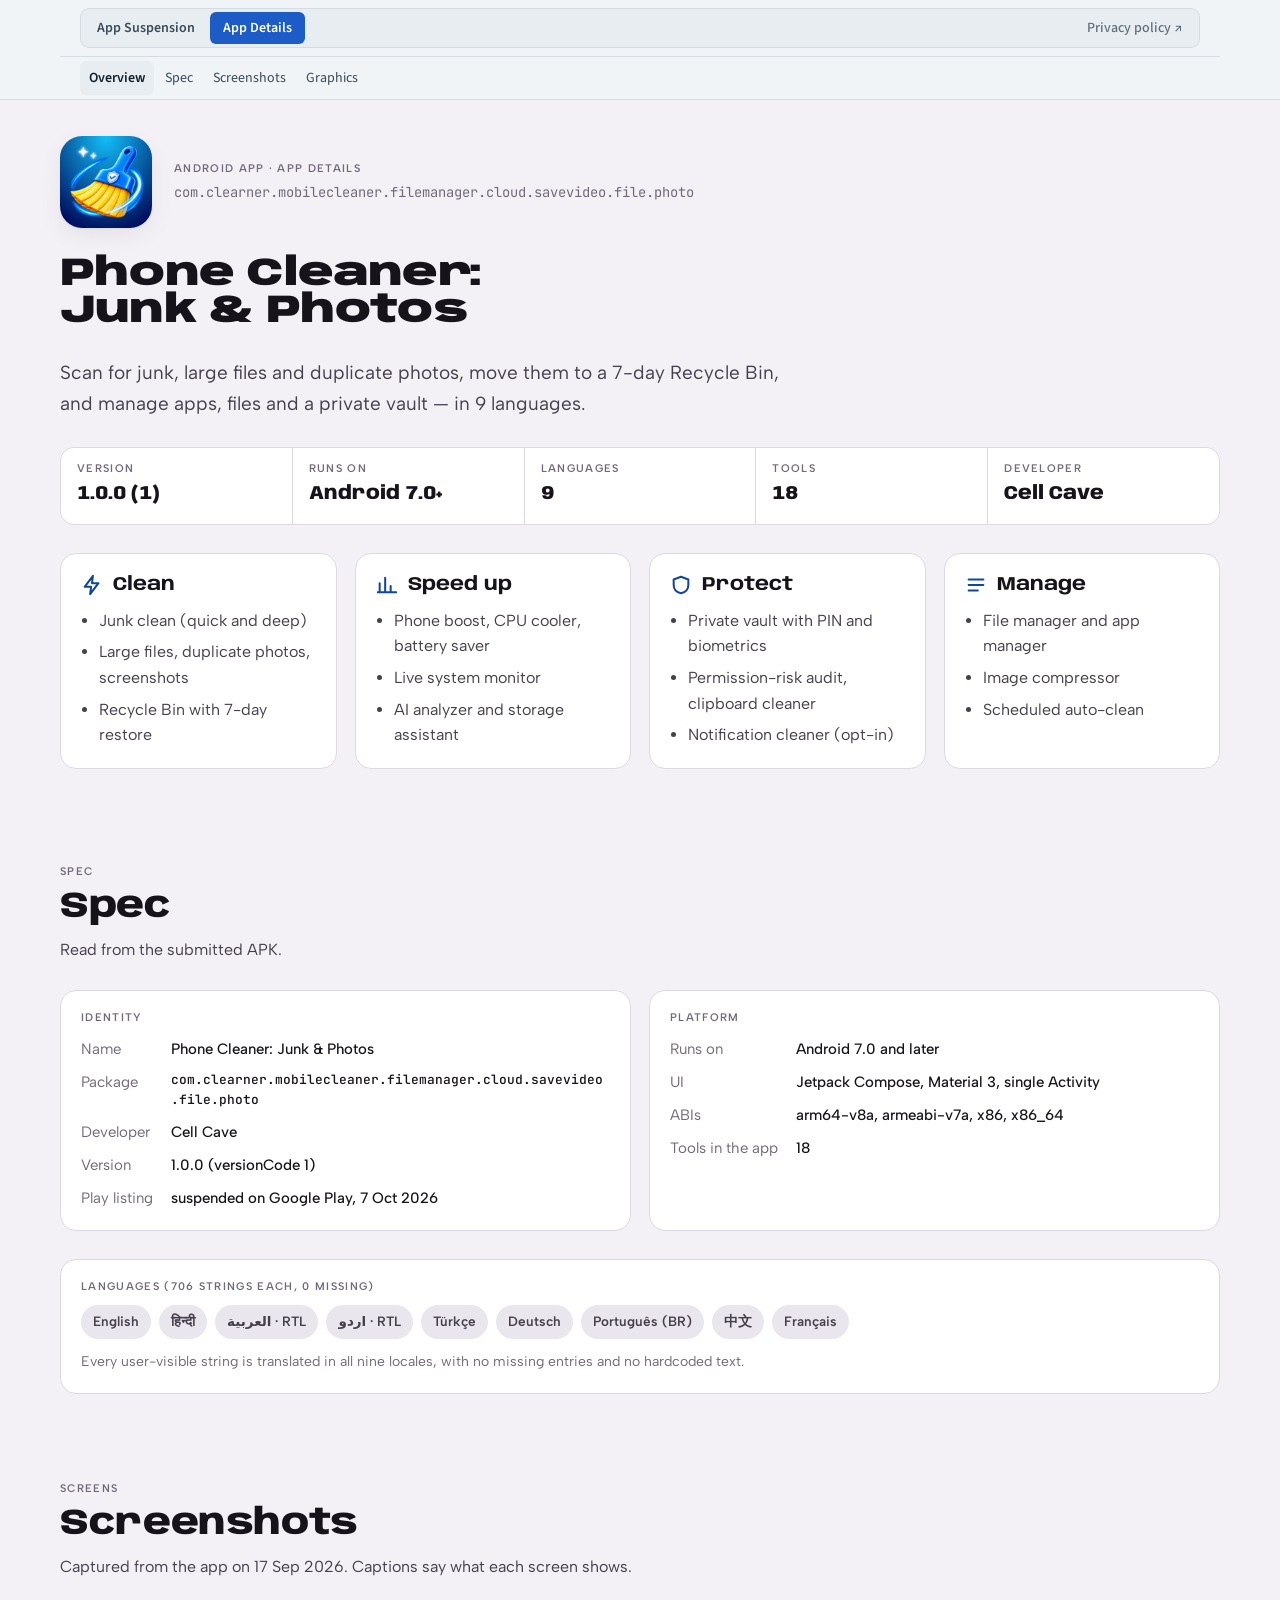
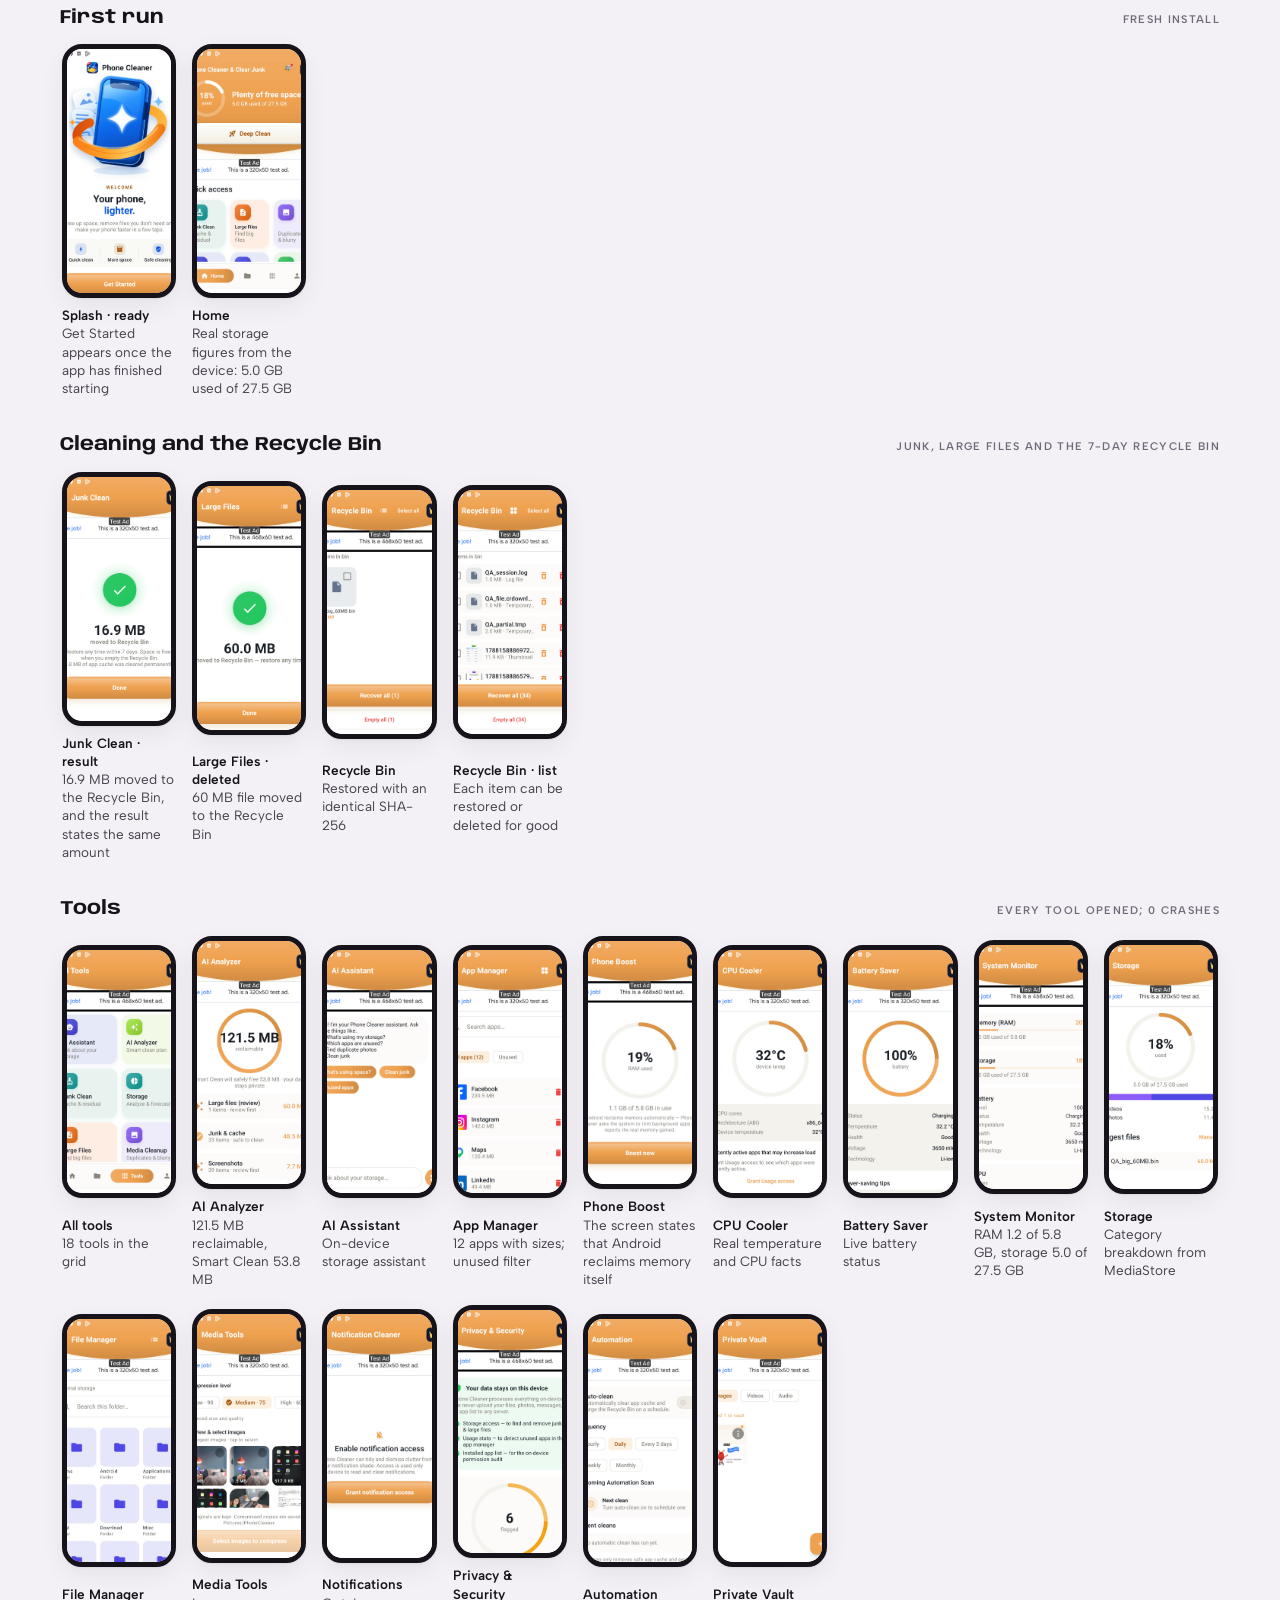
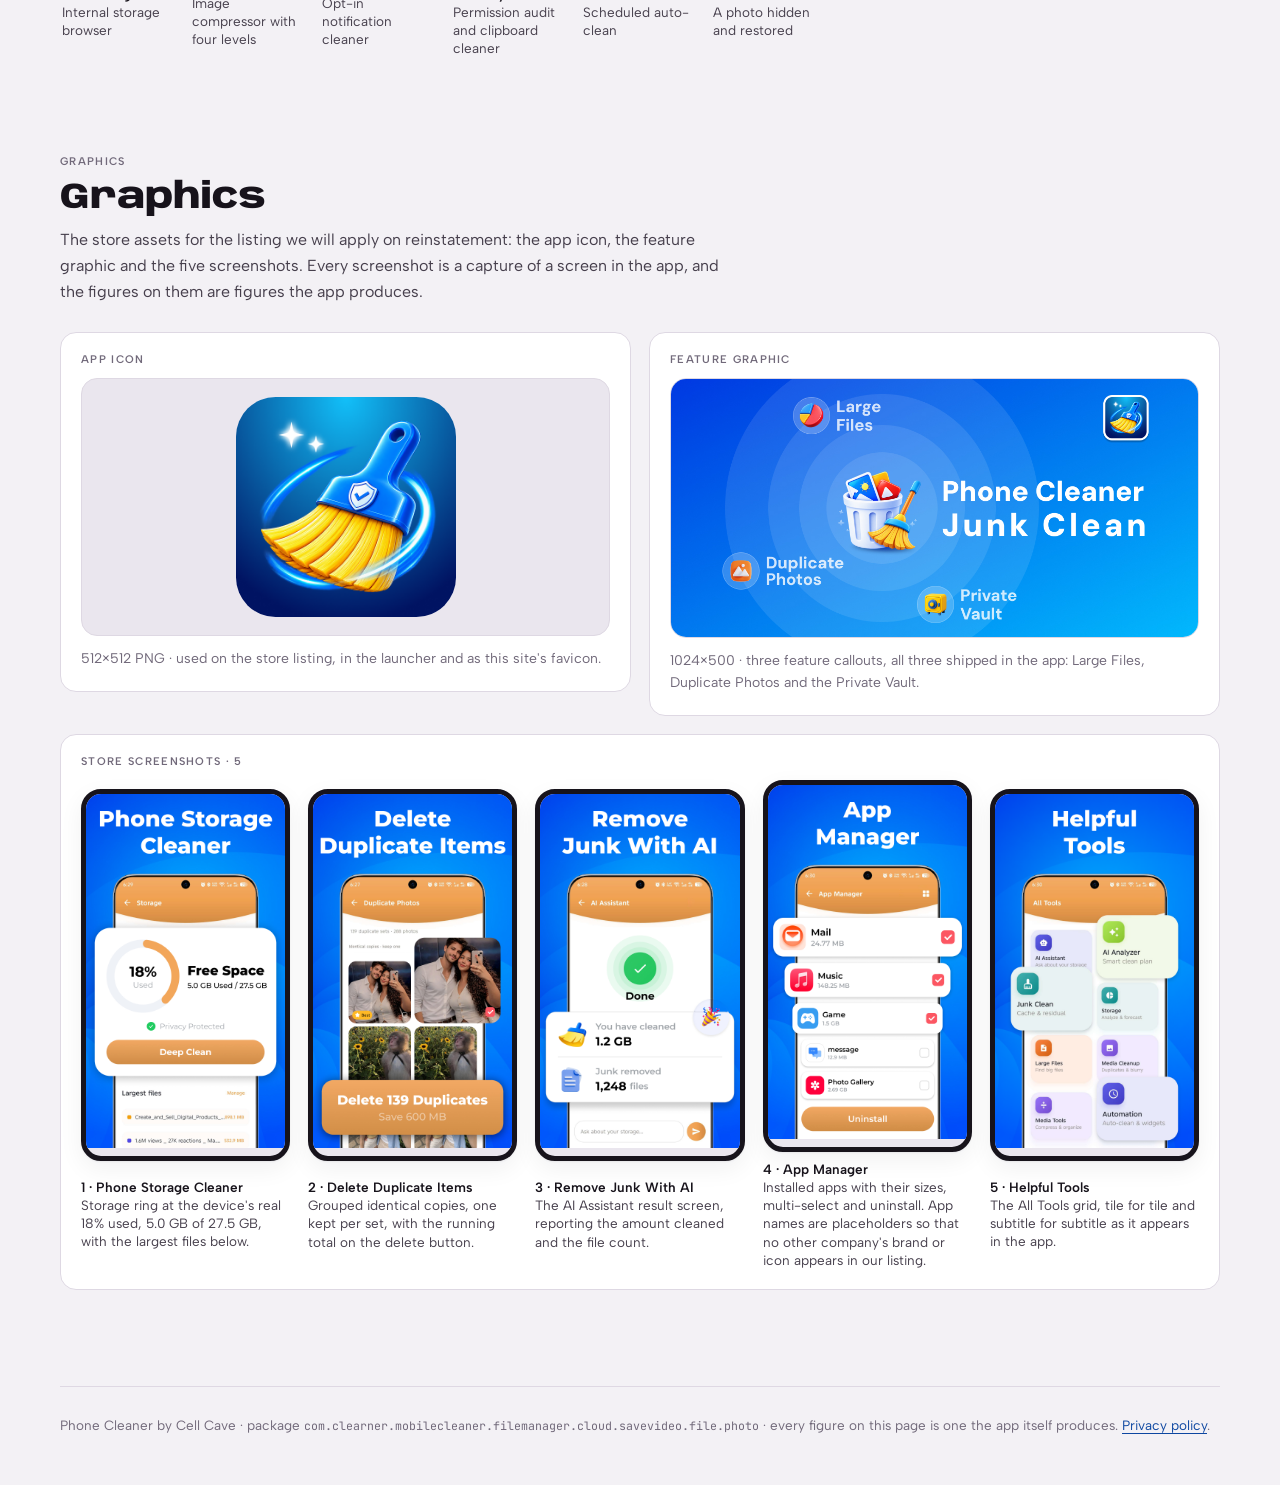
<file: tabs/02-app-details/index.html>
<!doctype html>
<html lang="en">
<head>
<meta charset="utf-8">
<meta name="viewport" content="width=device-width,initial-scale=1">
<meta name="robots" content="noindex">
<title>Phone Cleaner: Cell Cave</title>
<link rel="icon" type="image/png" href="../../assets/favicon.png">
<meta name="description" content="App details for Phone Cleaner by Cell Cave, package com.clearner.mobilecleaner.filemanager.cloud.savevideo.file.photo: specification, versions and APK, in-app screenshots, store graphics and QA history.">
<link rel="preconnect" href="https://fonts.googleapis.com">
<link rel="preconnect" href="https://fonts.gstatic.com" crossorigin>
<link rel="stylesheet" href="https://fonts.googleapis.com/css2?family=Source+Sans+3:wght@400;500;600&family=IBM+Plex+Mono:wght@400;500&display=swap">
<link rel="stylesheet" href="https://fonts.googleapis.com/css2?family=Anybody:wdth,wght@75..150,500..900&family=Albert+Sans:wght@400;500;600;700&family=JetBrains+Mono:wght@400;500&display=swap">
<link rel="stylesheet" href="../../assets/bar.css">
<style>
:root{
  --ground:#F3F1F5; --surface:#FFFFFF; --sunk:#EAE6EE; --ink:#17131B; --ink-2:#463F4C; --muted:#71697A; --line:#DED8E3;
  --flame-1:#2A6BE0; --flame-2:#0B2F8A; --accent:#0D47A1; --accent-soft:#E3ECFB;
  --cyan:#12B8BF; --pink:#E8367F;
  --pass:#177A43; --pass-bg:#DFF2E7; --warn:#935E00; --warn-bg:#F9EDD2; --fail:#B8232F; --fail-bg:#FADFE2;
  --shadow:0 1px 2px rgba(23,19,27,.06),0 8px 24px rgba(23,19,27,.06);
  --display:"Anybody","Arial Narrow",system-ui,sans-serif;
  --body:"Albert Sans",system-ui,-apple-system,"Segoe UI",sans-serif;
  --mono:"JetBrains Mono",ui-monospace,"Cascadia Mono",Consolas,monospace;
}
@media (prefers-color-scheme:dark){
  :root:not([data-theme="light"]){
    --ground:#0F0D12; --surface:#18151C; --sunk:#221E27; --ink:#F2EEF5; --ink-2:#D0C8D6; --muted:#9E95A5; --line:#2F2A36;
    --accent:#8DB3F7; --accent-soft:#0F1E3D; --cyan:#4CFEFC; --pink:#FF629F;
    --pass:#58CF8E; --pass-bg:#15301F; --warn:#E6B04A; --warn-bg:#33270F; --fail:#FF7480; --fail-bg:#3A171B;
    --shadow:0 1px 2px rgba(0,0,0,.4),0 8px 28px rgba(0,0,0,.35);
  }
}
:root[data-theme="dark"]{
  --ground:#0F0D12; --surface:#18151C; --sunk:#221E27; --ink:#F2EEF5; --ink-2:#D0C8D6; --muted:#9E95A5; --line:#2F2A36;
  --accent:#8DB3F7; --accent-soft:#0F1E3D; --cyan:#4CFEFC; --pink:#FF629F;
  --pass:#58CF8E; --pass-bg:#15301F; --warn:#E6B04A; --warn-bg:#33270F; --fail:#FF7480; --fail-bg:#3A171B;
  --shadow:0 1px 2px rgba(0,0,0,.4),0 8px 28px rgba(0,0,0,.35);
}
*{box-sizing:border-box}
html{scroll-behavior:smooth;scroll-padding-top:24px}
@media (prefers-reduced-motion:reduce){html{scroll-behavior:auto}*{transition:none!important;animation:none!important}}
body{margin:0;background:var(--ground);color:var(--ink);font:400 16px/1.6 var(--body);padding-inline:20px;-webkit-font-smoothing:antialiased}
a{color:var(--accent);text-underline-offset:3px}
a:focus-visible,button:focus-visible{outline:2px solid var(--accent);outline-offset:3px;border-radius:4px}
h1,h2,h3{font-family:var(--display);text-wrap:balance;margin:0;line-height:1.08}
h2{font-size:clamp(26px,3.4vw,36px);font-weight:800;font-stretch:112%;letter-spacing:-.01em}
h3{font-size:19px;font-weight:700;font-stretch:110%}
p{margin:0}
.mono{font-family:var(--mono);font-size:.86em}
.tnum{font-variant-numeric:tabular-nums}
.label{font:600 11px/1.2 var(--body);letter-spacing:.12em;text-transform:uppercase;color:var(--muted)}

/* shell: timeline scrubber + content */
.shell{max-width:1180px;margin:0 auto;display:grid;grid-template-columns:200px minmax(0,1fr);gap:48px;padding-block:40px 96px}
.scrub{position:sticky;top:24px;align-self:start;padding-top:8px}
.scrub .label{margin-bottom:14px}
.track-wrap{position:relative}
.track{position:relative;list-style:none;margin:0;padding:0 0 0 22px}
.track-wrap::before{content:"";position:absolute;left:5px;top:6px;bottom:6px;width:3px;border-radius:3px;background:var(--sunk)}
.fill{position:absolute;z-index:1;left:5px;top:6px;width:3px;border-radius:3px;height:0;background:linear-gradient(var(--flame-1),var(--flame-2));transition:height .25s ease}
.track li{position:relative}
.track a{display:block;padding:7px 0;color:var(--muted);text-decoration:none;font-weight:500;font-size:14.5px}
.track a::before{content:"";position:absolute;left:-21px;top:13px;width:9px;height:9px;border-radius:2px;background:var(--surface);border:2px solid var(--line);transform:rotate(45deg)}
.track a:hover{color:var(--ink)}
.track a[aria-current="true"]{color:var(--ink);font-weight:700}
.track a[aria-current="true"]::before{background:var(--flame-1);border-color:var(--flame-1)}
.scrub .meta{margin-top:22px;padding-top:16px;border-top:1px solid var(--line);font-size:13px;color:var(--muted);display:grid;gap:4px}

main{display:grid;gap:88px;min-width:0}
section{display:grid;gap:28px;min-width:0}
.sec-head{display:grid;gap:10px;max-width:68ch}
.sec-head p{color:var(--ink-2)}

/* hero */
.hero{display:grid;gap:28px;padding-bottom:8px}
.hero-top{display:flex;gap:22px;align-items:center;flex-wrap:wrap}
.hero-top img{width:92px;height:92px;border-radius:22px;box-shadow:var(--shadow)}
.hero h1{font-size:clamp(20px,3.5vw,39px);font-weight:900;font-stretch:128%;letter-spacing:-.02em;line-height:.95}
.glitch{position:relative;display:inline-block}
.glitch::before,.glitch::after{content:attr(data-text);position:absolute;inset:0;pointer-events:none;mix-blend-mode:multiply}
.glitch::before{color:var(--cyan);transform:translate(-3px,0);clip-path:inset(12% 0 52% 0)}
.glitch::after{color:var(--pink);transform:translate(3px,0);clip-path:inset(58% 0 8% 0)}
:root[data-theme="dark"] .glitch::before,:root[data-theme="dark"] .glitch::after{mix-blend-mode:screen}
@media (prefers-color-scheme:dark){:root:not([data-theme="light"]) .glitch::before,:root:not([data-theme="light"]) .glitch::after{mix-blend-mode:screen}}
.hero .tag{font-size:19px;color:var(--ink-2);max-width:60ch}
.pkg{color:var(--muted)}
.dl{background:var(--surface);border:1px solid var(--line);border-radius:18px;padding:18px 20px;display:grid;gap:12px;box-shadow:var(--shadow)}
.dl-row{display:flex;justify-content:space-between;gap:12px;flex-wrap:wrap;align-items:baseline}
.dl-row strong{font-family:var(--display);font-stretch:112%;font-size:22px}
.bar{height:12px;border-radius:99px;background:var(--sunk);overflow:hidden;position:relative}
.bar span{position:absolute;inset:0 auto 0 0;border-radius:99px;background:linear-gradient(90deg,var(--flame-1),var(--flame-2))}
.bar i{position:absolute;top:-4px;bottom:-4px;width:2px;background:var(--ink);opacity:.55}
.facts{display:grid;grid-template-columns:repeat(5,minmax(0,1fr));gap:1px;background:var(--line);border:1px solid var(--line);border-radius:14px;overflow:hidden}
.facts div{background:var(--surface);padding:14px 16px;display:grid;gap:4px}
.facts b{font-family:var(--display);font-stretch:104%;font-size:19px;font-weight:800;white-space:nowrap}

/* generic panels */
.grid-2{display:grid;grid-template-columns:repeat(2,minmax(0,1fr));gap:18px}
.grid-4{display:grid;grid-template-columns:repeat(4,minmax(0,1fr));gap:18px}
.panel{background:var(--surface);border:1px solid var(--line);border-radius:16px;padding:20px;display:grid;gap:12px;align-content:start}
.panel ul{margin:0;padding-left:18px;display:grid;gap:6px;color:var(--ink-2)}
.pillar h3{display:flex;align-items:center;gap:10px}
.pillar svg{width:22px;height:22px;flex:none}
.chips{display:flex;flex-wrap:wrap;gap:8px}
.chip{display:inline-flex;align-items:center;gap:6px;padding:5px 11px;border-radius:99px;font-size:13.5px;font-weight:600;background:var(--sunk);color:var(--ink-2);border:1px solid transparent}
.chip.pass{background:var(--pass-bg);color:var(--pass)}
.chip.warn{background:var(--warn-bg);color:var(--warn)}
.chip.fail{background:var(--fail-bg);color:var(--fail)}
.chip.mono{font-family:var(--mono);font-weight:500;font-size:12.5px}
.dot{width:7px;height:7px;border-radius:50%;background:currentColor}

dl.kv{margin:0;display:grid;grid-template-columns:auto 1fr;gap:9px 18px;font-size:15px}
dl.kv dt{color:var(--muted)}
dl.kv dd{margin:0;font-weight:500;min-width:0;overflow-wrap:anywhere}

.table-wrap{overflow-x:auto;border:1px solid var(--line);border-radius:16px;background:var(--surface)}
table{border-collapse:collapse;width:100%;font-size:14.5px;min-width:760px}
th,td{text-align:left;padding:12px 16px;border-bottom:1px solid var(--line);vertical-align:top}
th{font:600 11px/1.2 var(--body);letter-spacing:.1em;text-transform:uppercase;color:var(--muted);background:var(--sunk)}
tr:last-child td{border-bottom:0}
tr.ours td{background:var(--accent-soft)}
.inst{display:grid;grid-template-columns:62px 1fr;gap:10px;align-items:center;min-width:170px}
.inst .bar{height:8px}
td small{color:var(--muted);display:block}

.callout{border-left:3px solid var(--flame-1);background:var(--surface);border-radius:0 14px 14px 0;padding:16px 20px;color:var(--ink-2)}
.callout strong{color:var(--ink)}

/* versions */
.versions{list-style:none;margin:0;padding:0;display:grid;gap:0;position:relative}
.versions li{display:grid;grid-template-columns:108px 22px minmax(0,1fr);gap:14px;padding-bottom:22px;position:relative}
.versions li::after{content:"";position:absolute;left:129px;top:22px;bottom:0;width:2px;background:var(--line)}
.versions li:last-child::after{display:none}
.versions time{color:var(--muted);font-family:var(--mono);font-size:13px;padding-top:3px;text-align:right}
.versions .node{width:14px;height:14px;margin:5px 0 0 3px;border-radius:3px;transform:rotate(45deg);background:var(--surface);border:2px solid var(--muted)}
.versions li.now .node{background:var(--flame-1);border-color:var(--flame-1)}
.versions .v{font-family:var(--display);font-stretch:112%;font-weight:800;font-size:20px}
.versions .v span{font-family:var(--mono);font-weight:500;font-size:13px;color:var(--muted);margin-left:6px}
.versions p{color:var(--ink-2);font-size:15px}
.apk{display:grid;gap:14px}
.apk .file{font-family:var(--mono);font-size:14px;background:var(--sunk);padding:10px 12px;border-radius:10px;overflow-x:auto;white-space:nowrap}
.hash{font-family:var(--mono);font-size:12px;color:var(--muted);overflow-wrap:anywhere}

/* monetization */
.flags{display:flex;flex-wrap:wrap;gap:10px;align-items:center}
.flag{font-family:var(--mono);font-size:13px;padding:7px 12px;border-radius:10px;background:var(--surface);border:1px solid var(--line)}
.flag b{font-weight:500}
.flag.on b{color:var(--pass)} .flag.off b{color:var(--muted)}
.plans{display:grid;grid-template-columns:repeat(2,minmax(0,1fr));gap:12px}
.plan{border:1.5px solid var(--line);border-radius:14px;padding:14px 16px;display:grid;gap:2px}
.plan b{font-family:var(--display);font-stretch:112%;font-size:24px}
.with-shot{display:grid;grid-template-columns:minmax(0,1fr) 190px;gap:22px;align-items:start}

/* screenshots */
.shots-group{display:grid;gap:12px}
.shots-group header{display:flex;justify-content:space-between;align-items:baseline;gap:12px;flex-wrap:wrap}
.strip{display:grid;grid-template-columns:repeat(auto-fill,minmax(112px,1fr));gap:16px;padding:4px 2px 10px}
.strip figure{margin:0;display:grid;gap:8px}
.phone{display:block;padding:0;border:0;background:none;cursor:zoom-in;border-radius:22px}
.phone img{display:block;width:100%;aspect-ratio:9/20;object-fit:cover;border-radius:20px;border:5px solid var(--ink);background:var(--sunk);box-shadow:var(--shadow)}
figcaption{font-size:13.5px;line-height:1.35;color:var(--ink-2)}
figcaption b{display:block;color:var(--ink);font-weight:600}
dialog.lightbox{border:0;padding:0;background:transparent;max-width:min(92vw,440px)}
dialog.lightbox::backdrop{background:rgba(10,8,12,.82)}
dialog.lightbox img{display:block;width:100%;max-height:86vh;object-fit:contain;border-radius:18px}
dialog.lightbox p{color:#F2EEF5;text-align:center;margin-top:10px;font-size:14px}
dialog.lightbox button{position:absolute;top:-44px;right:0;background:#F2EEF5;color:#17131B;border:0;border-radius:99px;padding:6px 14px;font:600 14px var(--body);cursor:pointer}

/* graphics */
.assets{display:grid;grid-template-columns:repeat(4,minmax(0,1fr));gap:18px}
.asset{display:grid;gap:10px;align-content:start}
.asset .art{aspect-ratio:1;border-radius:16px;background:var(--sunk);display:grid;place-items:center;overflow:hidden;border:1px solid var(--line)}
.asset .art img{width:62%;border-radius:18%}
.asset .art.missing{border-style:dashed;color:var(--muted);font-size:13px;text-align:center;padding:12px;aspect-ratio:auto;min-height:0}
.fg{aspect-ratio:1024/500!important}
.swatches{display:grid;grid-template-columns:repeat(8,minmax(0,1fr));gap:10px}
.sw{display:grid;gap:6px;font-size:12.5px}
.sw i{display:block;aspect-ratio:1.3;border-radius:10px;border:1px solid var(--line)}
.sw code{font-family:var(--mono);color:var(--muted);font-size:11.5px}

/* QA */
.score{display:grid;gap:14px}
.score-row{display:grid;grid-template-columns:150px minmax(0,1fr) 54px;gap:14px;align-items:center;font-size:14.5px}
.score-row .bar{height:14px}
.score-row .bar.muted span{background:var(--muted);opacity:.55}
.scale{display:grid;grid-template-columns:150px minmax(0,1fr) 54px;gap:14px;font-size:12px;color:var(--muted)}
.scale div{position:relative;height:16px;font-family:var(--mono)}
.scale div span{position:absolute;top:0;transform:translateX(-50%);white-space:nowrap}
.scale div span:first-child{transform:none}
.scale div span:last-child{transform:translateX(-100%)}
.qa-log{list-style:none;margin:0;padding:0;display:grid;gap:14px}
.qa-log li{display:grid;grid-template-columns:118px minmax(0,1fr);gap:18px;padding:16px 20px;background:var(--surface);border:1px solid var(--line);border-radius:14px}
.qa-log time{font-family:var(--mono);font-size:13px;color:var(--muted);padding-top:2px}
.qa-log h3{font-size:17px;margin-bottom:4px}
.qa-log p{color:var(--ink-2);font-size:15px}
.fixlist{columns:2;column-gap:28px;margin:0;padding-left:18px;color:var(--ink-2)}
.fixlist li{break-inside:avoid;margin-bottom:7px}
.status{display:grid;gap:10px}
.status div{display:grid;grid-template-columns:auto 1fr;gap:12px;align-items:start}
.tally{display:grid;grid-template-columns:repeat(4,minmax(0,1fr));gap:1px;background:var(--line);border:1px solid var(--line);border-radius:16px;overflow:hidden}
.tally div{background:var(--surface);padding:18px 20px;display:grid;gap:6px;align-content:start}
.tally b{font-family:var(--display);font-stretch:112%;font-weight:900;font-size:clamp(34px,4.6vw,48px);line-height:1}
.tally small{color:var(--muted);font-size:13.5px;line-height:1.35}
.tally .t-fixed b{color:var(--pass)} .tally .t-open b{color:var(--warn)}
.stack{display:flex;height:16px;border-radius:99px;overflow:hidden;background:var(--sunk)}
.stack span{display:block;height:100%}
.stack .s-fixed{background:var(--pass)} .stack .s-open{background:var(--warn)}
.legend{display:flex;flex-wrap:wrap;gap:6px 18px;font-size:13.5px;color:var(--ink-2)}
.legend span{display:inline-flex;align-items:center;gap:7px}
.legend i{width:10px;height:10px;border-radius:3px;display:inline-block}
.sev{display:grid;grid-template-columns:repeat(5,minmax(0,1fr));gap:10px}
.sev div{border:1px solid var(--line);border-radius:12px;padding:10px 12px;display:grid;gap:2px}
.sev b{font-family:var(--display);font-stretch:108%;font-size:24px;font-weight:800}
.ledger td .stack{height:10px;min-width:120px}
.ledger td.num{font-variant-numeric:tabular-nums;white-space:nowrap}
.ledger tfoot td{font-weight:700;background:var(--sunk)}
.reasons{display:grid;gap:14px}
.reason{display:grid;grid-template-columns:minmax(0,230px) minmax(0,1fr) 34px;gap:16px;align-items:start;padding-bottom:14px;border-bottom:1px solid var(--line)}
.reason:last-child{border-bottom:0;padding-bottom:0}
.reason h3{font-size:16px}
.reason p{color:var(--ink-2);font-size:14.5px}
.reason .ids{display:flex;flex-wrap:wrap;gap:6px;margin-top:6px}
.reason .ids span{font-family:var(--mono);font-size:12px;padding:2px 7px;border-radius:6px;background:var(--sunk);color:var(--ink-2)}
.reason > b{font-family:var(--display);font-stretch:108%;font-size:24px;font-weight:800;text-align:right;color:var(--warn)}
.method{font-size:14px;color:var(--muted)}
@media (max-width:980px){.tally{grid-template-columns:repeat(2,minmax(0,1fr))}.sev{grid-template-columns:repeat(3,minmax(0,1fr))}}
@media (max-width:640px){.reason{grid-template-columns:minmax(0,1fr) 34px}.reason > div:nth-child(2){grid-column:1 / -1;grid-row:2}.sev{grid-template-columns:repeat(2,minmax(0,1fr))}}
footer{max-width:1180px;margin:0 auto;padding:28px 0 48px;border-top:1px solid var(--line);color:var(--muted);font-size:13.5px}

@media (max-width:980px){
  .shell{grid-template-columns:minmax(0,1fr);gap:28px;padding-top:0}
  .scrub{position:sticky;top:0;z-index:5;background:var(--ground);padding:10px 0;margin-inline:-20px;padding-inline:20px;border-bottom:1px solid var(--line)}
  .scrub .label,.scrub .meta,.track-wrap::before,.fill{display:none}
  .track{display:flex;gap:6px;overflow-x:auto;padding:0}
  .track a{white-space:nowrap;padding:6px 12px;border-radius:99px;background:var(--surface);border:1px solid var(--line);font-size:13.5px}
  .track a::before{display:none}
  .track a[aria-current="true"]{background:var(--ink);color:var(--ground);border-color:var(--ink)}
  .facts{grid-template-columns:repeat(3,minmax(0,1fr))}
  .grid-4,.assets{grid-template-columns:repeat(2,minmax(0,1fr))}
  .swatches{grid-template-columns:repeat(4,minmax(0,1fr))}
  .with-shot{grid-template-columns:minmax(0,1fr)}
  .with-shot figure{max-width:190px}
}
@media (max-width:640px){
  body{font-size:15.5px}
  .facts{grid-template-columns:repeat(2,minmax(0,1fr))}
  .grid-2,.grid-4,.plans{grid-template-columns:minmax(0,1fr)}
  .assets{grid-template-columns:minmax(0,1fr)}
  .fixlist{columns:1}
  .qa-log li{grid-template-columns:minmax(0,1fr);gap:4px}
  .versions li{grid-template-columns:78px 22px minmax(0,1fr)}
  .versions li::after{left:99px}
  .score-row,.scale{grid-template-columns:96px minmax(0,1fr) 40px}
}
.icon-box{border:1px solid var(--line);border-radius:16px;background:var(--sunk);display:grid;place-items:center;padding:18px}
.icon-box img{width:min(220px,70%);border-radius:18%;display:block}
.gfx-wide{border:1px solid var(--line);border-radius:16px;overflow:hidden;background:var(--sunk)}
.gfx-wide img{display:block;width:100%;height:auto}
.store-gfx{display:grid;gap:18px}
.shot-grid{display:grid;grid-template-columns:repeat(auto-fit,minmax(168px,1fr));gap:18px}
.shot-grid>*{min-width:0}
.shot-grid figure{margin:0;display:grid;gap:8px}
.shot-grid .phone img{aspect-ratio:9/16;object-fit:contain;object-position:top}
</style>
<style>
/* This tab keeps the design of the Claude artifact it came from (https://claude.ai/artifact/Lt3k9q6KaYB1qKcfShjpKd),
   so it loads bar.css for the tab bar instead of site.css. The artifact's own left-hand section rail is replaced by
   the sections row in the tab bar, so the dossier runs full width underneath it. */
body{padding-inline:20px}
#bar{margin-inline:-20px;overflow:visible}
#bar .jump a[aria-current="true"]{background:var(--bar-sunk);color:var(--bar-ink);font-weight:600}
html{scroll-padding-top:var(--barh,116px)}
.shell{grid-template-columns:minmax(0,1fr);gap:0;max-width:1160px;padding-block:36px 96px}
footer{max-width:1160px}
@media (max-width:980px){.shell{padding-top:28px}}
</style>
</head>
<body data-page="dossier">

<nav aria-label="Tabs and sections" id="bar">
  <div class="wrap bar-top">
    <div class="tabs" id="site-tabs" aria-label="Tabs"></div>
  </div>
  <div class="wrap bar-sections" aria-label="Sections">
    <div class="jump" id="jump">
      <a href="#overview">Overview</a><a href="#spec">Spec</a><a href="#shots">Screenshots</a><a href="#graphics">Graphics</a>
    </div>
  </div>
</nav>
<script src="../../assets/nav.js"></script>

<div id="dossier">
<div class="shell">
  <main>
<section id="overview" class="hero">
  <div class="hero-top"><img src="gfx/icon.png" alt="Phone Cleaner app icon: a blue brush with golden bristles and a shield, a red 2026 ribbon, on a deep blue square">
    <div style="display:grid;gap:6px;min-width:0"><span class="label">Android app · App details</span><span class="mono pkg">com.clearner.mobilecleaner.filemanager.cloud.savevideo.file.photo</span></div></div>
  <h1>Phone Cleaner:<br>Junk &amp; Photos</h1>
  <p class="tag">Scan for junk, large files and duplicate photos, move them to a 7-day Recycle Bin, and manage apps, files and a private vault — in 9 languages.</p>
  <div class="facts"><div><span class="label">Version</span><b class="tnum">1.0.0 (1)</b></div><div><span class="label">Runs on</span><b class="tnum">Android 7.0+</b></div><div><span class="label">Languages</span><b class="tnum">9</b></div><div><span class="label">Tools</span><b class="tnum">18</b></div><div><span class="label">Developer</span><b class="tnum">Cell Cave</b></div></div>
  <div class="grid-4"><article class="panel pillar"><h3><svg viewBox="0 0 24 24" fill="none" stroke="var(--accent)" stroke-width="2.2" stroke-linecap="round" stroke-linejoin="round" aria-hidden="true"><path d="M13 2 4 14h7l-1 8 9-12h-7z"/></svg>Clean</h3><ul><li>Junk clean (quick and deep)</li><li>Large files, duplicate photos, screenshots</li><li>Recycle Bin with 7-day restore</li></ul></article><article class="panel pillar"><h3><svg viewBox="0 0 24 24" fill="none" stroke="var(--accent)" stroke-width="2.2" stroke-linecap="round" stroke-linejoin="round" aria-hidden="true"><path d="M4 20V10M10 20V4M16 20v-7M22 20H2"/></svg>Speed up</h3><ul><li>Phone boost, CPU cooler, battery saver</li><li>Live system monitor</li><li>AI analyzer and storage assistant</li></ul></article><article class="panel pillar"><h3><svg viewBox="0 0 24 24" fill="none" stroke="var(--accent)" stroke-width="2.2" stroke-linecap="round" stroke-linejoin="round" aria-hidden="true"><path d="M12 3 4 6v6c0 5 3.5 8 8 9 4.5-1 8-4 8-9V6z"/></svg>Protect</h3><ul><li>Private vault with PIN and biometrics</li><li>Permission-risk audit, clipboard cleaner</li><li>Notification cleaner (opt-in)</li></ul></article><article class="panel pillar"><h3><svg viewBox="0 0 24 24" fill="none" stroke="var(--accent)" stroke-width="2.2" stroke-linecap="round" stroke-linejoin="round" aria-hidden="true"><path d="M4 6h16M4 12h16M4 18h10"/></svg>Manage</h3><ul><li>File manager and app manager</li><li>Image compressor</li><li>Scheduled auto-clean</li></ul></article></div>
</section>

<section id="spec"><div class="sec-head"><span class="label">Spec</span><h2>Spec</h2><p>Read from the submitted APK.</p></div>
<div class="grid-2"><div class="panel"><span class="label">Identity</span><dl class="kv"><dt>Name</dt><dd class="tnum">Phone Cleaner: Junk &amp; Photos</dd><dt>Package</dt><dd class="mono">com.clearner.mobilecleaner.filemanager.cloud.savevideo.file.photo</dd><dt>Developer</dt><dd class="tnum">Cell Cave</dd><dt>Version</dt><dd class="tnum">1.0.0 (versionCode 1)</dd><dt>Play listing</dt><dd class="tnum">suspended on Google Play, 7 Oct 2026</dd></dl></div><div class="panel"><span class="label">Platform</span><dl class="kv"><dt>Runs on</dt><dd class="tnum">Android 7.0 and later</dd><dt>UI</dt><dd class="tnum">Jetpack Compose, Material 3, single Activity</dd><dt>ABIs</dt><dd class="tnum">arm64-v8a, armeabi-v7a, x86, x86_64</dd><dt>Tools in the app</dt><dd class="tnum">18</dd></dl></div></div>
<div class="panel"><span class="label">Languages (706 strings each, 0 missing)</span><div class="chips"><span class="chip">English</span><span class="chip">हिन्दी</span><span class="chip">العربية · RTL</span><span class="chip">اردو · RTL</span><span class="chip">Türkçe</span><span class="chip">Deutsch</span><span class="chip">Português (BR)</span><span class="chip">中文</span><span class="chip">Français</span></div><p style="font-size:14px;color:var(--muted)">Every user-visible string is translated in all nine locales, with no missing entries and no hardcoded text.</p></div>
</section>

<section id="shots"><div class="sec-head"><span class="label">Screens</span><h2>Screenshots</h2><p>Captured from the app on 17 Sep 2026. Captions say what each screen shows.</p></div>
<div class="shots-group"><header><h3>First run</h3><span class="label">fresh install</span></header><div class="strip"><figure><button class="phone" type="button" data-full="shots/splash-ready.jpg" data-cap="Splash · ready"><img src="shots/splash-ready.jpg" alt="Splash · ready: Get Started appears once the app has finished starting" loading="lazy"></button><figcaption><b>Splash · ready</b>Get Started appears once the app has finished starting</figcaption></figure><figure><button class="phone" type="button" data-full="shots/home.jpg" data-cap="Home"><img src="shots/home.jpg" alt="Home: Real storage figures from the device: 5.0 GB used of 27.5 GB" loading="lazy"></button><figcaption><b>Home</b>Real storage figures from the device: 5.0 GB used of 27.5 GB</figcaption></figure></div></div>
<div class="shots-group"><header><h3>Cleaning and the Recycle Bin</h3><span class="label">junk, large files and the 7-day Recycle Bin</span></header><div class="strip"><figure><button class="phone" type="button" data-full="shots/junk-result.jpg" data-cap="Junk Clean · result"><img src="shots/junk-result.jpg" alt="Junk Clean · result: 16.9 MB moved to the Recycle Bin, and the result states the same amount" loading="lazy"></button><figcaption><b>Junk Clean · result</b>16.9 MB moved to the Recycle Bin, and the result states the same amount</figcaption></figure><figure><button class="phone" type="button" data-full="shots/large-deleted.jpg" data-cap="Large Files · deleted"><img src="shots/large-deleted.jpg" alt="Large Files · deleted: 60 MB file moved to the Recycle Bin" loading="lazy"></button><figcaption><b>Large Files · deleted</b>60 MB file moved to the Recycle Bin</figcaption></figure><figure><button class="phone" type="button" data-full="shots/recycle-bin.jpg" data-cap="Recycle Bin"><img src="shots/recycle-bin.jpg" alt="Recycle Bin: Restored with an identical SHA-256" loading="lazy"></button><figcaption><b>Recycle Bin</b>Restored with an identical SHA-256</figcaption></figure><figure><button class="phone" type="button" data-full="shots/bin-list.jpg" data-cap="Recycle Bin · list"><img src="shots/bin-list.jpg" alt="Recycle Bin · list: Each item can be restored or deleted for good" loading="lazy"></button><figcaption><b>Recycle Bin · list</b>Each item can be restored or deleted for good</figcaption></figure></div></div>
<div class="shots-group"><header><h3>Tools</h3><span class="label">every tool opened; 0 crashes</span></header><div class="strip"><figure><button class="phone" type="button" data-full="shots/tools.jpg" data-cap="All tools"><img src="shots/tools.jpg" alt="All tools: 18 tools in the grid" loading="lazy"></button><figcaption><b>All tools</b>18 tools in the grid</figcaption></figure><figure><button class="phone" type="button" data-full="shots/tool-ai-analyzer.jpg" data-cap="AI Analyzer"><img src="shots/tool-ai-analyzer.jpg" alt="AI Analyzer: 121.5 MB reclaimable, Smart Clean 53.8 MB" loading="lazy"></button><figcaption><b>AI Analyzer</b>121.5 MB reclaimable, Smart Clean 53.8 MB</figcaption></figure><figure><button class="phone" type="button" data-full="shots/tool-ai-assistant.jpg" data-cap="AI Assistant"><img src="shots/tool-ai-assistant.jpg" alt="AI Assistant: On-device storage assistant" loading="lazy"></button><figcaption><b>AI Assistant</b>On-device storage assistant</figcaption></figure><figure><button class="phone" type="button" data-full="shots/tool-app-manager.jpg" data-cap="App Manager"><img src="shots/tool-app-manager.jpg" alt="App Manager: 12 apps with sizes; unused filter" loading="lazy"></button><figcaption><b>App Manager</b>12 apps with sizes; unused filter</figcaption></figure><figure><button class="phone" type="button" data-full="shots/tool-phone-boost.jpg" data-cap="Phone Boost"><img src="shots/tool-phone-boost.jpg" alt="Phone Boost: The screen states that Android reclaims memory itself" loading="lazy"></button><figcaption><b>Phone Boost</b>The screen states that Android reclaims memory itself</figcaption></figure><figure><button class="phone" type="button" data-full="shots/tool-cpu-cooler.jpg" data-cap="CPU Cooler"><img src="shots/tool-cpu-cooler.jpg" alt="CPU Cooler: Real temperature and CPU facts" loading="lazy"></button><figcaption><b>CPU Cooler</b>Real temperature and CPU facts</figcaption></figure><figure><button class="phone" type="button" data-full="shots/tool-battery-saver.jpg" data-cap="Battery Saver"><img src="shots/tool-battery-saver.jpg" alt="Battery Saver: Live battery status" loading="lazy"></button><figcaption><b>Battery Saver</b>Live battery status</figcaption></figure><figure><button class="phone" type="button" data-full="shots/tool-system-monitor.jpg" data-cap="System Monitor"><img src="shots/tool-system-monitor.jpg" alt="System Monitor: RAM 1.2 of 5.8 GB, storage 5.0 of 27.5 GB" loading="lazy"></button><figcaption><b>System Monitor</b>RAM 1.2 of 5.8 GB, storage 5.0 of 27.5 GB</figcaption></figure><figure><button class="phone" type="button" data-full="shots/tool-storage.jpg" data-cap="Storage"><img src="shots/tool-storage.jpg" alt="Storage: Category breakdown from MediaStore" loading="lazy"></button><figcaption><b>Storage</b>Category breakdown from MediaStore</figcaption></figure><figure><button class="phone" type="button" data-full="shots/tool-file-manager.jpg" data-cap="File Manager"><img src="shots/tool-file-manager.jpg" alt="File Manager: Internal storage browser" loading="lazy"></button><figcaption><b>File Manager</b>Internal storage browser</figcaption></figure><figure><button class="phone" type="button" data-full="shots/tool-media-tools.jpg" data-cap="Media Tools"><img src="shots/tool-media-tools.jpg" alt="Media Tools: Image compressor with four levels" loading="lazy"></button><figcaption><b>Media Tools</b>Image compressor with four levels</figcaption></figure><figure><button class="phone" type="button" data-full="shots/tool-notifications.jpg" data-cap="Notifications"><img src="shots/tool-notifications.jpg" alt="Notifications: Opt-in notification cleaner" loading="lazy"></button><figcaption><b>Notifications</b>Opt-in notification cleaner</figcaption></figure><figure><button class="phone" type="button" data-full="shots/tool-privacy-security.jpg" data-cap="Privacy &amp; Security"><img src="shots/tool-privacy-security.jpg" alt="Privacy &amp; Security: Permission audit and clipboard cleaner" loading="lazy"></button><figcaption><b>Privacy & Security</b>Permission audit and clipboard cleaner</figcaption></figure><figure><button class="phone" type="button" data-full="shots/tool-automation.jpg" data-cap="Automation"><img src="shots/tool-automation.jpg" alt="Automation: Scheduled auto-clean" loading="lazy"></button><figcaption><b>Automation</b>Scheduled auto-clean</figcaption></figure><figure><button class="phone" type="button" data-full="shots/vault-added.jpg" data-cap="Private Vault"><img src="shots/vault-added.jpg" alt="Private Vault: A photo hidden and restored" loading="lazy"></button><figcaption><b>Private Vault</b>A photo hidden and restored</figcaption></figure></div></div>
</section>

<section id="graphics"><div class="sec-head"><span class="label">Graphics</span><h2>Graphics</h2><p>The store assets for the listing we will apply on reinstatement: the app icon, the feature graphic and the five screenshots. Every screenshot is a capture of a screen in the app, and the figures on them are figures the app produces.</p></div>
<div class="store-gfx">
  <div class="grid-2" style="align-items:start">
    <div class="panel"><span class="label">App icon</span><div class="icon-box"><img src="store/icon.png" alt="App icon: a blue brush with golden bristles and a shield badge on a deep blue background"></div><p style="font-size:14px;color:var(--muted)">512&times;512 PNG &middot; used on the store listing, in the launcher and as this site's favicon.</p></div>
    <div class="panel"><span class="label">Feature graphic</span><div class="gfx-wide"><img src="store/feature-graphic.jpg" alt="Feature graphic reading Phone Cleaner Junk Clean, with Large Files, Duplicate Photos and Private Vault callouts"></div><p style="font-size:14px;color:var(--muted)">1024&times;500 &middot; three feature callouts, all three shipped in the app: Large Files, Duplicate Photos and the Private Vault.</p></div>
  </div>
  <div class="panel">
    <span class="label">Store screenshots &middot; 5</span>
    <div class="shot-grid">
      <figure><button class="phone" type="button" data-full="store/shot-1-storage.jpg" data-cap="Screenshot 1 · Phone Storage Cleaner"><img src="store/shot-1-storage.jpg" alt="Store screenshot: Phone Storage Cleaner, 18% used, 5.0 GB of 27.5 GB, Deep Clean" loading="lazy"></button><figcaption><b>1 &middot; Phone Storage Cleaner</b>Storage ring at the device's real 18% used, 5.0 GB of 27.5 GB, with the largest files below.</figcaption></figure>
      <figure><button class="phone" type="button" data-full="store/shot-2-duplicates.jpg" data-cap="Screenshot 2 · Delete Duplicate Items"><img src="store/shot-2-duplicates.jpg" alt="Store screenshot: Delete Duplicate Items, 139 duplicate sets and 288 photos" loading="lazy"></button><figcaption><b>2 &middot; Delete Duplicate Items</b>Grouped identical copies, one kept per set, with the running total on the delete button.</figcaption></figure>
      <figure><button class="phone" type="button" data-full="store/shot-3-junk-ai.jpg" data-cap="Screenshot 3 · Remove Junk With AI"><img src="store/shot-3-junk-ai.jpg" alt="Store screenshot: Remove Junk With AI, 1.2 GB cleaned across 1,248 files" loading="lazy"></button><figcaption><b>3 &middot; Remove Junk With AI</b>The AI Assistant result screen, reporting the amount cleaned and the file count.</figcaption></figure>
      <figure><button class="phone" type="button" data-full="store/shot-4-app-manager.jpg" data-cap="Screenshot 4 · App Manager"><img src="store/shot-4-app-manager.jpg" alt="Store screenshot: App Manager listing apps with sizes and an Uninstall action" loading="lazy"></button><figcaption><b>4 &middot; App Manager</b>Installed apps with their sizes, multi-select and uninstall. App names are placeholders so that no other company's brand or icon appears in our listing.</figcaption></figure>
      <figure><button class="phone" type="button" data-full="store/shot-5-tools.png" data-cap="Screenshot 5 · Helpful Tools"><img src="store/shot-5-tools.png" alt="Store screenshot: Helpful Tools grid with AI Assistant, AI Analyzer, Junk Clean, Storage, Large Files, Media Cleanup, Media Tools and Automation" loading="lazy"></button><figcaption><b>5 &middot; Helpful Tools</b>The All Tools grid, tile for tile and subtitle for subtitle as it appears in the app.</figcaption></figure>
    </div>
  </div>
</div>
</section>
  </main>
</div>

<footer>Phone Cleaner by Cell Cave &middot; package <span class="mono">com.clearner.mobilecleaner.filemanager.cloud.savevideo.file.photo</span> &middot; every figure on this page is one the app itself produces. <a href="https://cellcave.github.io/apps/phone-cleaner/privacy/" target="_blank" rel="noopener">Privacy policy</a>.</footer>

<dialog class="lightbox" id="lightbox" aria-label="Screenshot">
  <button type="button" id="lb-close">Close</button>
  <img id="lb-img" alt="">
  <p id="lb-cap"></p>
</dialog>

<script>
// Sections row in the tab bar: marks the section you are reading, and the screenshot lightbox.
(function () {
  var bar = document.getElementById('bar');
  var links = [].slice.call(document.querySelectorAll('#jump a'));
  var sections = links.map(function (a) { return document.querySelector(a.getAttribute('href')); });
  var jump = document.getElementById('jump');

  function syncBar() { document.documentElement.style.setProperty('--barh', bar.offsetHeight + 'px'); }

  function update() {
    var y = window.scrollY + bar.offsetHeight + window.innerHeight * 0.2, idx = 0;
    sections.forEach(function (s, i) { if (s && s.getBoundingClientRect().top + window.scrollY <= y) idx = i; });
    links.forEach(function (a, i) { a.setAttribute('aria-current', i === idx ? 'true' : 'false'); });
    var active = links[idx];
    if (active && jump.scrollWidth > jump.clientWidth) {
      var left = active.offsetLeft - jump.offsetLeft;
      if (left < jump.scrollLeft || left + active.offsetWidth > jump.scrollLeft + jump.clientWidth) jump.scrollLeft = left - 16;
    }
  }

  var ticking = false;
  window.addEventListener('scroll', function () {
    if (!ticking) { ticking = true; requestAnimationFrame(function () { update(); ticking = false; }); }
  }, { passive: true });
  window.addEventListener('resize', function () { syncBar(); update(); });
  syncBar(); update();

  var lb = document.getElementById('lightbox'), img = document.getElementById('lb-img'), cap = document.getElementById('lb-cap');
  if (!lb) return;
  document.querySelectorAll('#dossier .phone').forEach(function (b) {
    b.addEventListener('click', function () {
      img.src = b.dataset.full; img.alt = b.querySelector('img').alt; cap.textContent = b.dataset.cap || '';
      if (typeof lb.showModal === 'function') lb.showModal();
    });
  });
  document.getElementById('lb-close').addEventListener('click', function () { lb.close(); });
  lb.addEventListener('click', function (e) { if (e.target === lb) lb.close(); });
})();
</script>

</div>
</body>
</html>
</file>
<file: assets/bar.css>
/* The shared tab bar, for tab pages that bring their own styles (for example a Claude artifact) instead of site.css.
   Every rule is scoped to #bar and uses its own colour tokens, so it cannot clash with the page's CSS, and the page's CSS cannot reach it. */
#bar{
  --bar-ground:#F1F4F6; --bar-surface:#FFFFFF; --bar-sunk:#E8EDF1;
  --bar-ink:#12202B; --bar-ink-2:#3B4B58; --bar-muted:#5F6F7C; --bar-line:#D5DDE3;
  --bar-accent:#1D5BC6; --bar-accent-ink:#FFFFFF;
  position:sticky; top:0; z-index:20; margin:0; padding:0; height:auto; min-width:0; border-radius:0;
  background:var(--bar-ground); background:color-mix(in srgb, var(--bar-ground) 88%, transparent);
  backdrop-filter:blur(8px); -webkit-backdrop-filter:blur(8px); border-bottom:1px solid var(--bar-line);
  font:400 16px/1.6 "Source Sans 3",system-ui,-apple-system,"Segoe UI",sans-serif; color:var(--bar-ink);
}
@media (prefers-color-scheme: dark){
  :root:not([data-theme="light"]) #bar{
    --bar-ground:#0B1117; --bar-surface:#111A22; --bar-sunk:#0D151C;
    --bar-ink:#E2EAF0; --bar-ink-2:#B6C3CD; --bar-muted:#8C9CA8; --bar-line:#223039;
    --bar-accent:#6FA8F6; --bar-accent-ink:#08121C;
  }
}
:root[data-theme="dark"] #bar{
  --bar-ground:#0B1117; --bar-surface:#111A22; --bar-sunk:#0D151C;
  --bar-ink:#E2EAF0; --bar-ink-2:#B6C3CD; --bar-muted:#8C9CA8; --bar-line:#223039;
  --bar-accent:#6FA8F6; --bar-accent-ink:#08121C;
}
#bar *{box-sizing:border-box}
#bar .wrap{max-width:1160px; margin:0 auto; padding:0 20px; display:flex; flex-direction:row; align-items:center; gap:12px}
#bar .bar-top{min-height:54px; padding-block:8px}
#bar .bar-sections{min-height:38px; padding-block:4px; border-top:1px solid var(--bar-line); gap:0}
#bar .tabs{display:flex; gap:2px; background:var(--bar-sunk); border:1px solid var(--bar-line); border-radius:9px; padding:3px; flex:1 1 auto; min-width:0; overflow-x:auto; scrollbar-width:none}
#bar .tabs::-webkit-scrollbar{display:none}
#bar .tabs a{font:600 14px/1 "Source Sans 3",system-ui,sans-serif; color:var(--bar-ink-2); padding:9px 13px; border-radius:6px; white-space:nowrap; text-decoration:none}
#bar .tabs a[aria-current="page"]{background:var(--bar-accent); color:var(--bar-accent-ink)}
#bar .tabs a:hover:not([aria-current="page"]){color:var(--bar-ink); background:var(--bar-surface)}
#bar .tabs a.ext{color:var(--bar-muted); font-weight:500; margin-left:auto}
/* A { section: '<name>' } line in nav.js draws this label, then the tabs that belong to it. */
#bar .tabs .grp{display:inline-flex; align-items:center; align-self:stretch; margin-left:7px; padding:0 10px 0 12px; border-left:1px solid var(--bar-line); font:600 11px/1 "IBM Plex Mono",ui-monospace,Consolas,monospace; letter-spacing:.08em; text-transform:uppercase; color:var(--bar-muted); white-space:nowrap}
#bar .jump{display:flex; gap:2px; overflow-x:auto; flex:1 1 auto; scrollbar-width:none; min-width:0}
#bar .jump::-webkit-scrollbar{display:none}
#bar .jump a{white-space:nowrap; font-size:14px; line-height:1.6; color:var(--bar-ink-2); text-decoration:none; padding:6px 9px; border-radius:6px}
#bar .jump a:hover{background:var(--bar-sunk); color:var(--bar-ink)}
#bar a:focus-visible{outline:2px solid var(--bar-accent); outline-offset:2px}
html{scroll-padding-top:116px}
</file>
